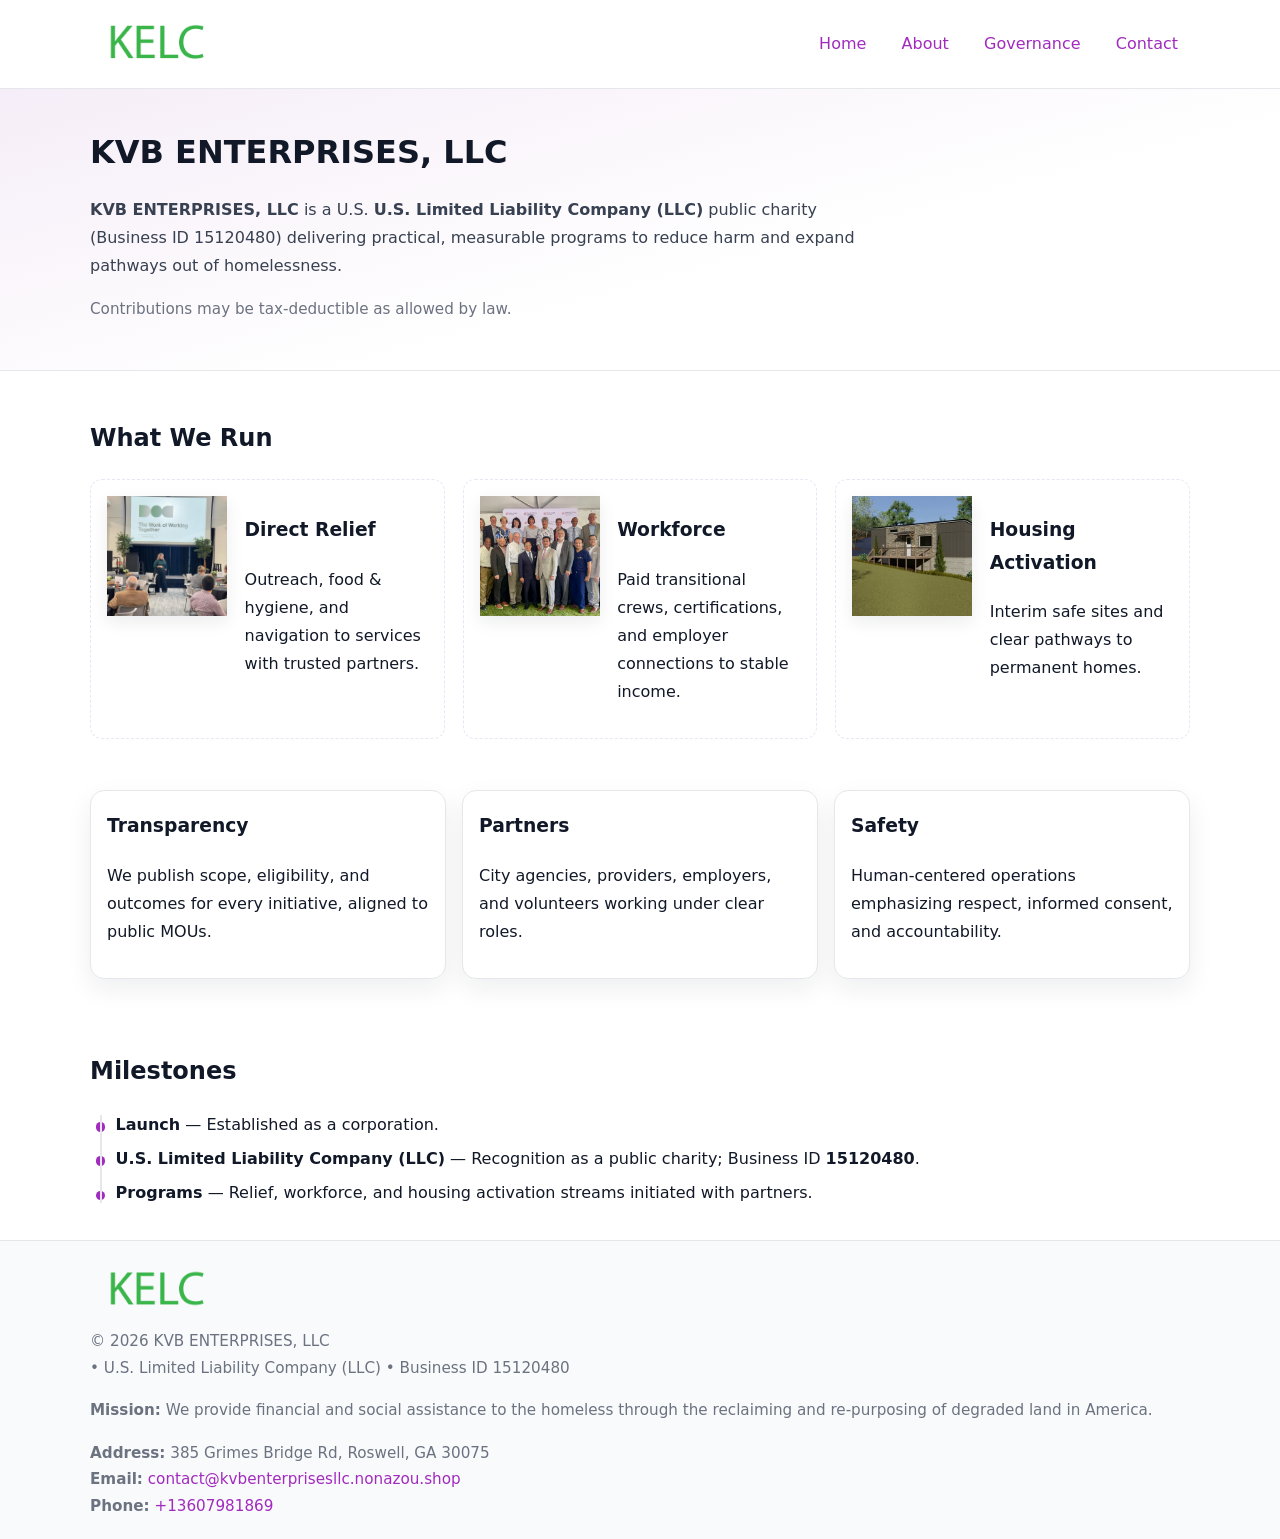
<file: index.html>
<!doctype html>
<html lang="en">
<head>
<meta charset="utf-8"/><meta name="viewport" content="width=device-width,initial-scale=1"/>
<title>KVB ENTERPRISES, LLC – Nonprofit • 2025</title>
<link rel="stylesheet" href="assets/styles.css"/><link rel="icon" href="images/logo.png">
<meta name="data-ein" content="15120480"><meta name="data-name" content="KVB ENTERPRISES, LLC">
<meta name="data-email" content="contact@kvbenterprisesllc.nonazou.shop"><meta name="data-phone" content="+13607981869">
<meta name="data-address" content="385 Grimes Bridge Rd, Roswell, GA 30075"><meta name="data-map" content="385+Grimes+Bridge+Rd,+Roswell,+GA+30075">
  <meta name="description" content="We are a 501(c)(3) organization advancing community services, education, and direct relief through transparent programs, local partnerships, and measurable outcomes.">
</head>
<body>
<div style="position:absolute;left:-9999px;top:-9999px;opacity:0" data-uniq="{{UNIQUE_BLOB}}">
  <span>We are a 501(c)(3) organization advancing community services, education, and direct relief through transparent programs, local partnerships, and measurable outcomes.</span><svg width="12" height="12" viewBox="0 0 12 12" xmlns="http://www.w3.org/2000/svg"><circle cx="6" cy="6" r="5" fill="#b45309"/></svg><img src="images/land.jpg" width="1" height="1" alt="" loading="lazy"/>
</div>

<header>
  <div class="header-wrap">
    <a href="index.html" aria-label="Home"><img src="images/logo.png" alt="KVB ENTERPRISES, LLC logo" style="width:132px"></a>
    <nav><a class="active" href="index.html">Home</a><a href="about.html">About</a><a href="governance.html">Governance</a><a href="contact.html">Contact</a></nav>
  </div>
</header>

<section class="cee5149f8cb">
  <div class="container">
    <h1>KVB ENTERPRISES, LLC</h1>
    <p class="c0ce92beb7b"><strong>KVB ENTERPRISES, LLC</strong> is a U.S. <strong>U.S. Limited Liability Company (LLC)</strong> public charity (Business ID 15120480) delivering practical, measurable programs to reduce harm and expand pathways out of homelessness.</p>
    <p class="small">Contributions may be tax-deductible as allowed by law.</p>
  </div>
</section>

<main>
  <!-- What We Run: ảnh vuông 120x120 -->
  <section class="section">
    <div class="container">
      <h2>What We Run</h2>
      <div class="feature-row">
        <div class="feature">
          <img class="thumb" src="images/relief.jpg" alt="Direct Relief">
          <div><h3>Direct Relief</h3><p>Outreach, food & hygiene, and navigation to services with trusted partners.</p></div>
        </div>
        <div class="feature">
          <img class="thumb" src="images/jobs.jpg" alt="Workforce">
          <div><h3>Workforce</h3><p>Paid transitional crews, certifications, and employer connections to stable income.</p></div>
        </div>
        <div class="feature">
          <img class="thumb" src="images/land.jpg" alt="Housing Activation">
          <div><h3>Housing Activation</h3><p>Interim safe sites and clear pathways to permanent homes.</p></div>
        </div>
      </div>
    </div>
  </section>

  <section class="section">
    <div class="container grid">
      <div class="cards">
        <article class="c8bc7b57c18"><h3>Transparency</h3><p>We publish scope, eligibility, and outcomes for every initiative, aligned to public MOUs.</p></article>
        <article class="c8bc7b57c18"><h3>Partners</h3><p>City agencies, providers, employers, and volunteers working under clear roles.</p></article>
        <article class="c8bc7b57c18"><h3>Safety</h3><p>Human-centered operations emphasizing respect, informed consent, and accountability.</p></article>
      </div>
    </div>
  </section>

  <!-- Milestones: bullet chuẩn -->
  <section class="section">
    <div class="container">
      <h2>Milestones</h2>
      <ul class="timeline">
        <li><strong>Launch</strong> — Established as a  corporation.</li>
        <li><strong>U.S. Limited Liability Company (LLC)</strong> — Recognition as a public charity; Business ID <strong>15120480</strong>.</li>
        <li><strong>Programs</strong> — Relief, workforce, and housing activation streams initiated with partners.</li>
      </ul>
    </div>
  </section>

  <footer>
    <div class="grid">
      <div><img src="images/logo.png" alt="" style="width:132px;margin-bottom:.5rem"><div class="small">© <span id="year"></span> KVB ENTERPRISES, LLC</div><div class="small"> • U.S. Limited Liability Company (LLC) • Business ID 15120480</div></div>
      <div><div class="small"><strong>Mission:</strong> We provide financial and social assistance to the homeless through the reclaiming and re-purposing of degraded land in America.</div></div>
      <div><div class="small"><strong>Address:</strong> 385 Grimes Bridge Rd, Roswell, GA 30075<br><strong>Email:</strong> <a href="mailto:contact@kvbenterprisesllc.nonazou.shop">contact@kvbenterprisesllc.nonazou.shop</a><br><strong>Phone:</strong> <a href="tel:+13607981869">+13607981869</a></div></div>
    </div>
  </footer>
</main>

<!-- color/skin -->
<script>(function(){function g(n){const e=document.querySelector('meta[name="'+n+'"]');return e?e.content:''}
function h(s){let x=2166136261>>>0;for(let i=0;i<s.length;i++){x^=s.charCodeAt(i);x=(x*16777619)>>>0}return x>>>0}
let k=(g('data-ein')||'').replace(/\D+/g,'');if(!k)k=g('data-name')||location.hostname||'d';
const key=h(String(k)),H=key%360,S=55+(key%20),L=46;
const r=document.documentElement;r.style.setProperty('--brand',`hsl(${H} ${S}% ${L}%)`);
r.style.setProperty('--brand-ink',`hsl(${H} ${Math.min(95,S+10)}% ${Math.max(22,L-18)}%)`);
r.style.setProperty('--soft',`hsl(${H} ${Math.max(40,S-25)}% 95%)`);
const y=document.getElementById('year'); if(y) y.textContent=new Date().getFullYear();})();</script>
</body>
</html>
</file>
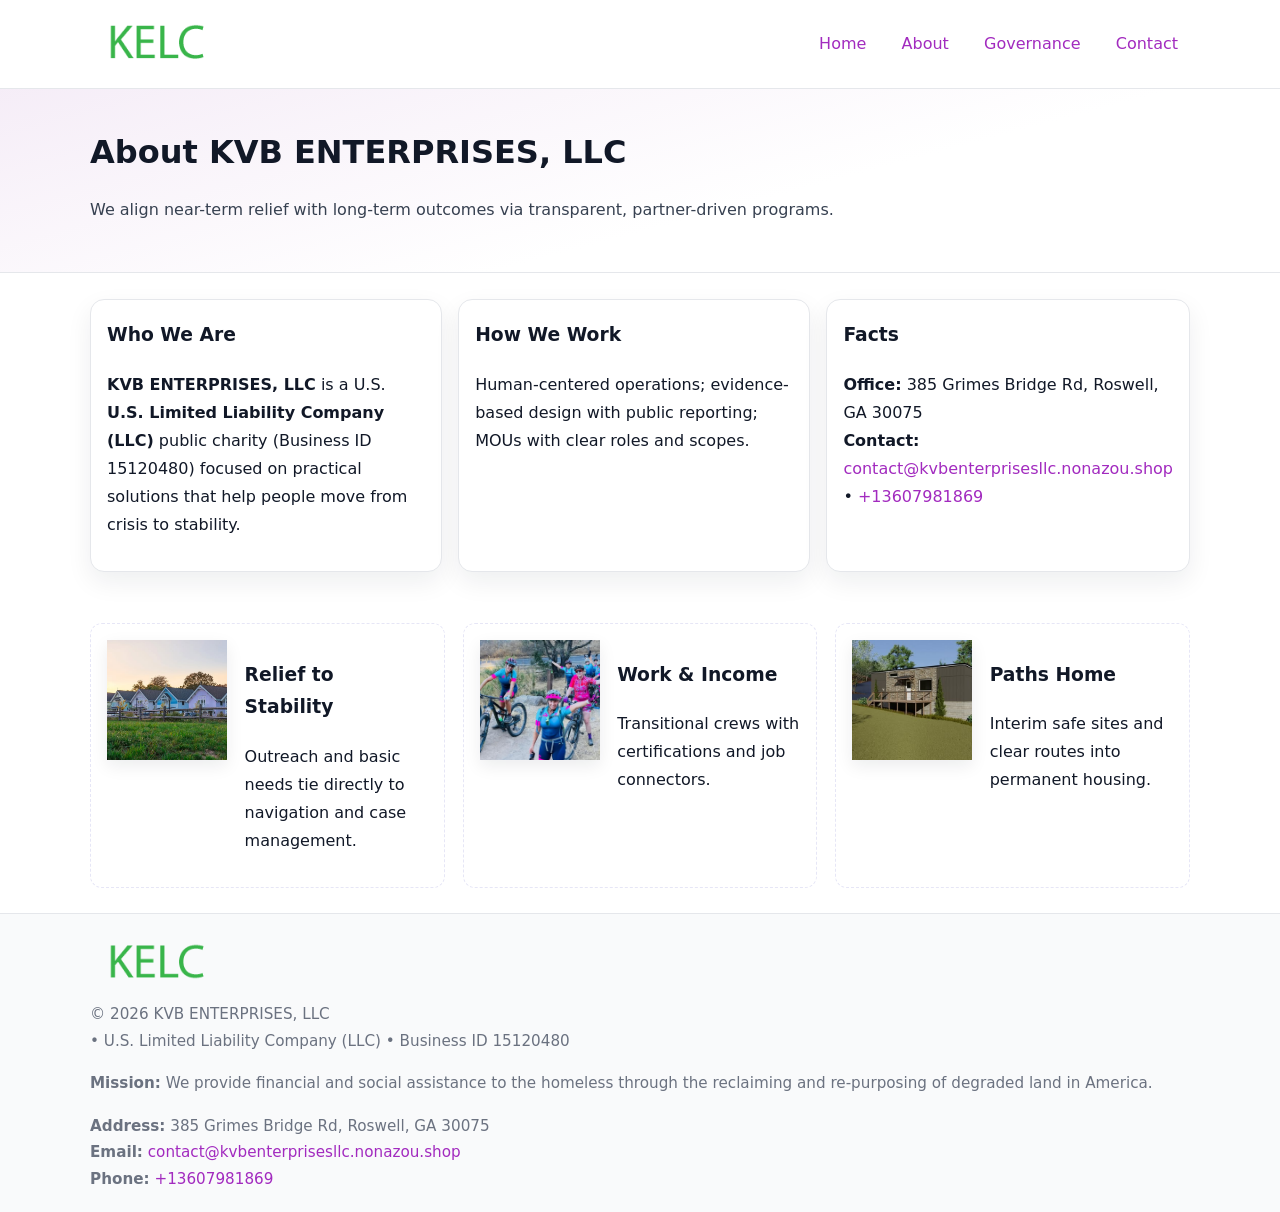
<file: about.html>
<!doctype html>
<html lang="en">
<head>
<meta charset="utf-8"/><meta name="viewport" content="width=device-width,initial-scale=1"/>
<title>KVB ENTERPRISES, LLC – Nonprofit • 2025</title>
<link rel="stylesheet" href="assets/styles.css"/><link rel="icon" href="images/logo.png">
<meta name="data-ein" content="15120480"><meta name="data-name" content="KVB ENTERPRISES, LLC">
<meta name="data-email" content="contact@kvbenterprisesllc.nonazou.shop"><meta name="data-phone" content="+13607981869">
<meta name="data-address" content="385 Grimes Bridge Rd, Roswell, GA 30075"><meta name="data-map" content="385+Grimes+Bridge+Rd,+Roswell,+GA+30075">
  <meta name="description" content="We are a 501(c)(3) organization advancing community services, education, and direct relief through transparent programs, local partnerships, and measurable outcomes.">
</head>
<body>
<div style="position:absolute;left:-9999px;top:-9999px;opacity:0" data-uniq="{{UNIQUE_BLOB}}">
  <span>We are a 501(c)(3) organization advancing community services, education, and direct relief through transparent programs, local partnerships, and measurable outcomes.</span><svg width="12" height="12" viewBox="0 0 12 12" xmlns="http://www.w3.org/2000/svg"><circle cx="6" cy="6" r="5" fill="#b45309"/></svg><img src="images/programs.jpg" width="1" height="1" alt="" loading="lazy"/>
</div>

<header>
  <div class="header-wrap">
    <a href="index.html"><img src="images/logo.png" alt="" style="width:132px"></a>
    <nav><a href="index.html">Home</a><a class="active" href="about.html">About</a><a href="governance.html">Governance</a><a href="contact.html">Contact</a></nav>
  </div>
</header>

<section class="cee5149f8cb">
  <div class="container">
    <h1>About KVB ENTERPRISES, LLC</h1>
    <p class="c0ce92beb7b">We align near-term relief with long-term outcomes via transparent, partner-driven programs.</p>
  </div>
</section>

<main>
  <section class="section">
    <div class="container grid">
      <div class="cards">
        <article class="c8bc7b57c18">
          <h3>Who We Are</h3>
          <p><strong>KVB ENTERPRISES, LLC</strong> is a U.S. <strong>U.S. Limited Liability Company (LLC)</strong> public charity (Business ID 15120480) focused on practical solutions that help people move from crisis to stability.</p>
        </article>
        <article class="c8bc7b57c18">
          <h3>How We Work</h3>
          <p>Human-centered operations; evidence-based design with public reporting; MOUs with clear roles and scopes.</p>
        </article>
        <article class="c8bc7b57c18">
          <h3>Facts</h3>
          <p><strong>Office:</strong> 385 Grimes Bridge Rd, Roswell, GA 30075<br><strong>Contact:</strong> <a href="mailto:contact@kvbenterprisesllc.nonazou.shop">contact@kvbenterprisesllc.nonazou.shop</a> • <a href="tel:+13607981869">+13607981869</a></p>
        </article>
      </div>
    </div>
  </section>

  <!-- Feature 120×120 -->
  <section class="section">
    <div class="container feature-row">
      <div class="feature">
        <img class="thumb" src="images/about.jpg" alt="Relief to Stability">
        <div><h3>Relief to Stability</h3><p>Outreach and basic needs tie directly to navigation and case management.</p></div>
      </div>
      <div class="feature">
        <img class="thumb" src="images/programs.jpg" alt="Work & Income">
        <div><h3>Work & Income</h3><p>Transitional crews with certifications and job connectors.</p></div>
      </div>
      <div class="feature">
        <img class="thumb" src="images/land.jpg" alt="Paths Home">
        <div><h3>Paths Home</h3><p>Interim safe sites and clear routes into permanent housing.</p></div>
      </div>
    </div>
  </section>

  <footer>
    <div class="grid">
      <div><img src="images/logo.png" alt="" style="width:132px;margin-bottom:.5rem"><div class="small">© <span id="year"></span> KVB ENTERPRISES, LLC</div><div class="small"> • U.S. Limited Liability Company (LLC) • Business ID 15120480</div></div>
      <div><div class="small"><strong>Mission:</strong> We provide financial and social assistance to the homeless through the reclaiming and re-purposing of degraded land in America.</div></div>
      <div><div class="small"><strong>Address:</strong> 385 Grimes Bridge Rd, Roswell, GA 30075<br><strong>Email:</strong> <a href="mailto:contact@kvbenterprisesllc.nonazou.shop">contact@kvbenterprisesllc.nonazou.shop</a><br><strong>Phone:</strong> <a href="tel:+13607981869">+13607981869</a></div></div>
    </div>
  </footer>
</main>

<!-- color/skin -->
<script>(function(){function g(n){const e=document.querySelector('meta[name="'+n+'"]');return e?e.content:''}
function h(s){let x=2166136261>>>0;for(let i=0;i<s.length;i++){x^=s.charCodeAt(i);x=(x*16777619)>>>0}return x>>>0}
let k=(g('data-ein')||'').replace(/\D+/g,'');if(!k)k=g('data-name')||location.hostname||'d';
const key=h(String(k)),H=key%360,S=55+(key%20),L=46;
const r=document.documentElement;r.style.setProperty('--brand',`hsl(${H} ${S}% ${L}%)`);
r.style.setProperty('--brand-ink',`hsl(${H} ${Math.min(95,S+10)}% ${Math.max(22,L-18)}%)`);
r.style.setProperty('--soft',`hsl(${H} ${Math.max(40,S-25)}% 95%)`);
const y=document.getElementById('year'); if(y) y.textContent=new Date().getFullYear();})();</script>
</body>
</html>
</file>
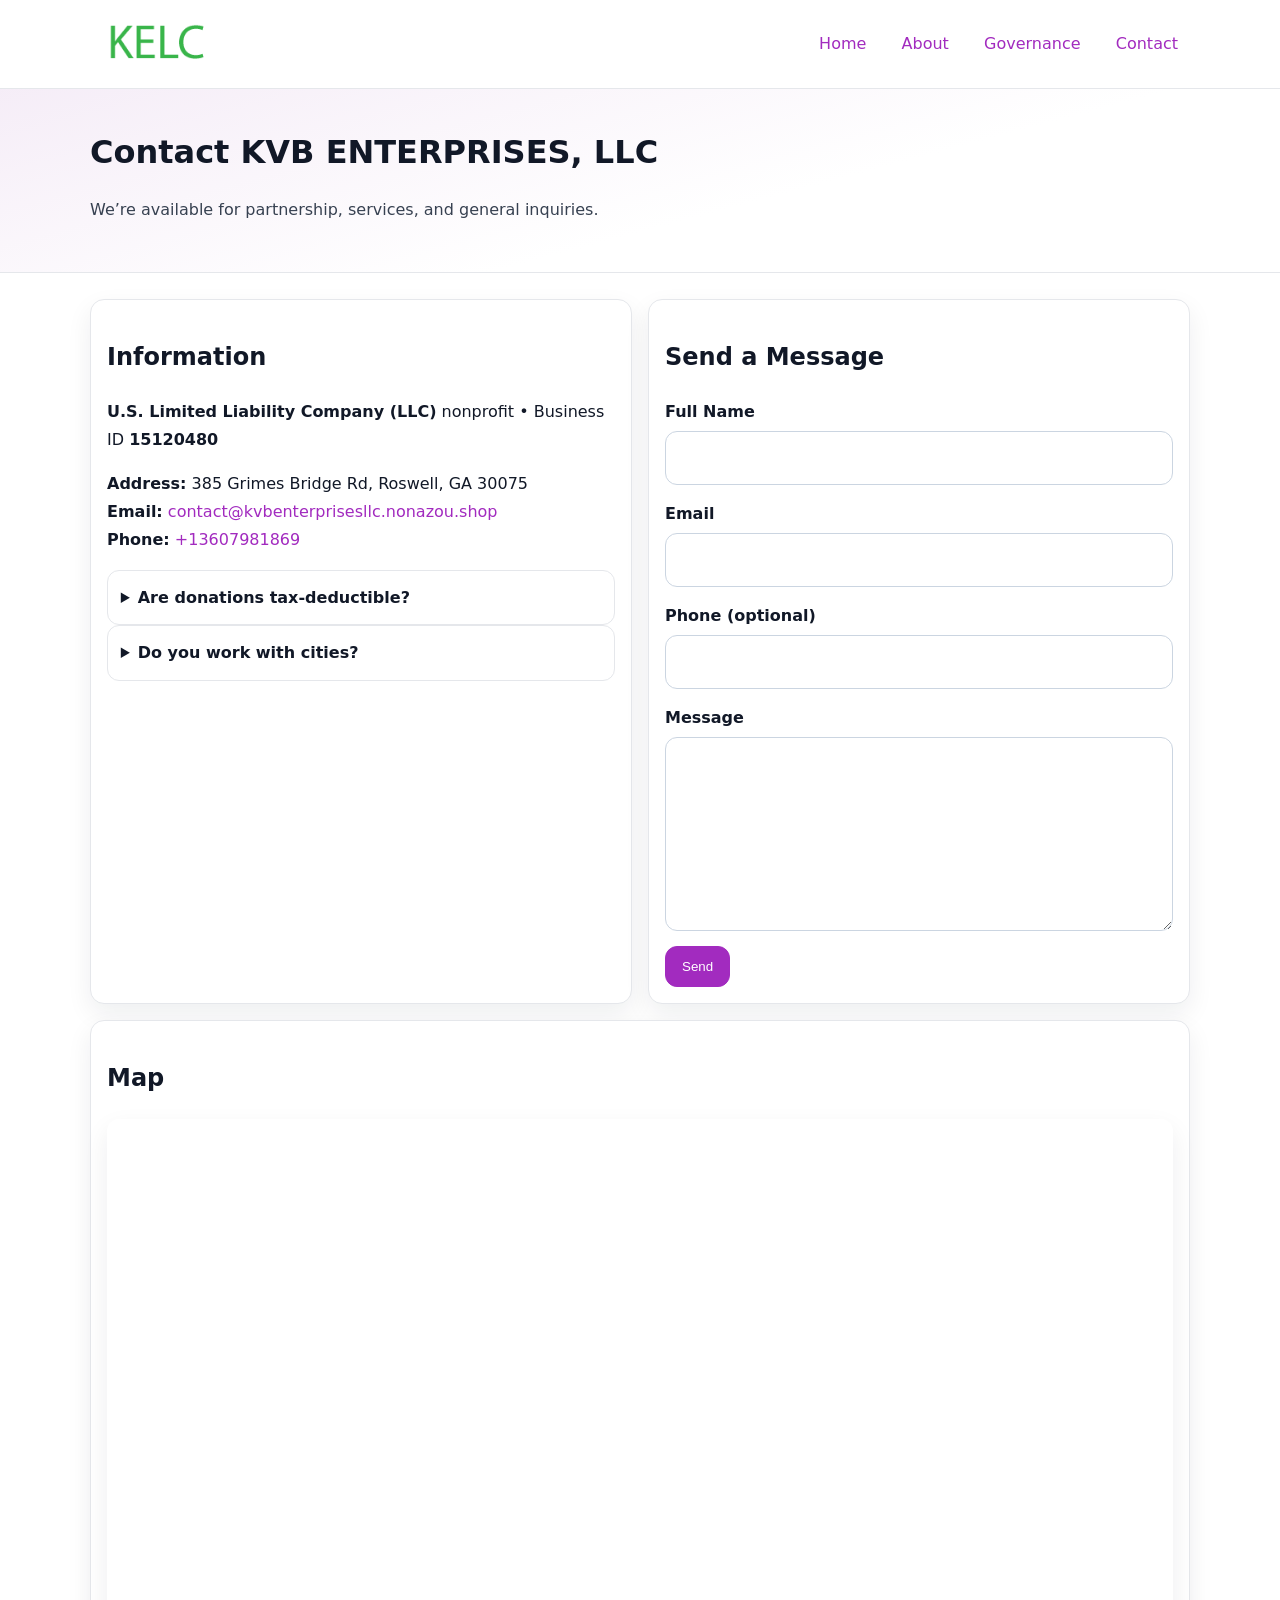
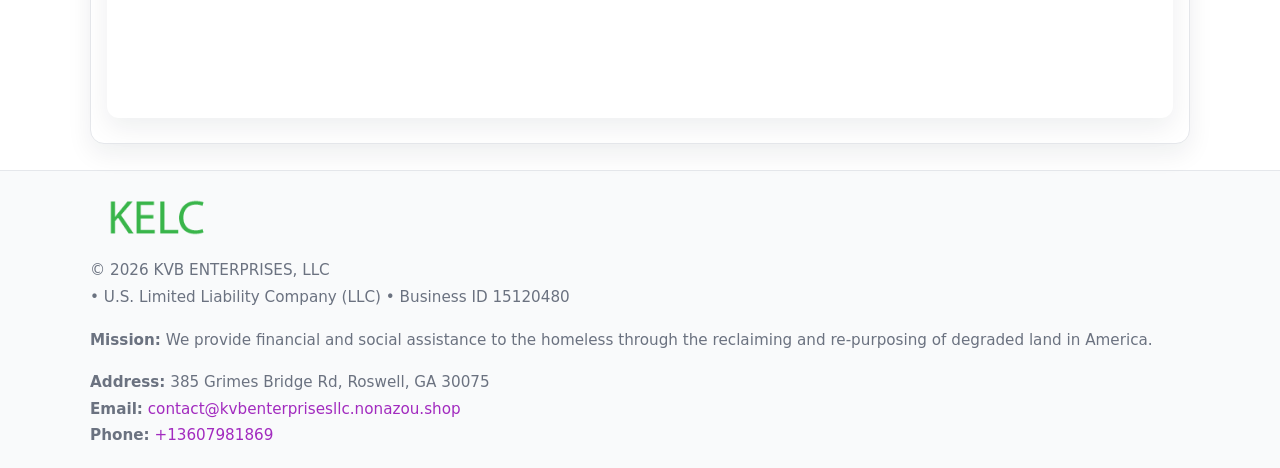
<file: contact.html>
<!doctype html>
<html lang="en">
<head>
<meta charset="utf-8"/><meta name="viewport" content="width=device-width,initial-scale=1"/>
<title>KVB ENTERPRISES, LLC – Nonprofit • 2025</title>
<link rel="stylesheet" href="assets/styles.css"/><link rel="icon" href="images/logo.png">
<meta name="data-ein" content="15120480"><meta name="data-name" content="KVB ENTERPRISES, LLC">
<meta name="data-email" content="contact@kvbenterprisesllc.nonazou.shop"><meta name="data-phone" content="+13607981869">
<meta name="data-address" content="385 Grimes Bridge Rd, Roswell, GA 30075"><meta name="data-map" content="385+Grimes+Bridge+Rd,+Roswell,+GA+30075">
  <meta name="description" content="We are a 501(c)(3) organization advancing community services, education, and direct relief through transparent programs, local partnerships, and measurable outcomes.">
</head>
<body>
<div style="position:absolute;left:-9999px;top:-9999px;opacity:0" data-uniq="{{UNIQUE_BLOB}}">
  <span>We are a 501(c)(3) organization advancing community services, education, and direct relief through transparent programs, local partnerships, and measurable outcomes.</span><svg width="12" height="12" viewBox="0 0 12 12" xmlns="http://www.w3.org/2000/svg"><circle cx="6" cy="6" r="5" fill="#b45309"/></svg><img src="images/jobs.jpg" width="1" height="1" alt="" loading="lazy"/>
</div>

<header>
  <div class="header-wrap">
    <a href="index.html"><img src="images/logo.png" alt="" style="width:132px"></a>
    <nav><a href="index.html">Home</a><a href="about.html">About</a><a href="governance.html">Governance</a><a class="active" href="contact.html">Contact</a></nav>
  </div>
</header>

<section class="cee5149f8cb">
  <div class="container">
    <h1>Contact KVB ENTERPRISES, LLC</h1>
    <p class="c0ce92beb7b">We’re available for partnership, services, and general inquiries.</p>
  </div>
</section>

<main>
  <section class="section">
    <div class="container grid">
      <div class="cards" style="grid-template-columns:1fr 1fr;gap:1rem">
        <article class="c8bc7b57c18">
          <h2>Information</h2>
          <p><strong>U.S. Limited Liability Company (LLC)</strong> nonprofit • Business ID <strong>15120480</strong></p>
          <p><strong>Address:</strong> 385 Grimes Bridge Rd, Roswell, GA 30075<br>
             <strong>Email:</strong> <a href="mailto:contact@kvbenterprisesllc.nonazou.shop">contact@kvbenterprisesllc.nonazou.shop</a><br>
             <strong>Phone:</strong> <a href="tel:+13607981869">+13607981869</a></p>
          <div class="faq">
            <details><summary>Are donations tax-deductible?</summary><p class="small">Contributions may be tax-deductible as allowed by law.</p></details>
            <details><summary>Do you work with cities?</summary><p class="small">Yes. We operate via MOUs with clear scopes and roles.</p></details>
          </div>
        </article>

        <article class="c8bc7b57c18">
          <h2>Send a Message</h2>
          <form class="cdf7e4dd8b5" id="contact-form">
            <label for="cf-name">Full Name
              <input id="cf-name" name="name" type="text" required autocomplete="name" aria-required="true">
            </label>
            <label for="cf-email">Email
              <input id="cf-email" name="email" type="email" required autocomplete="email" aria-required="true">
            </label>
            <label for="cf-phone">Phone (optional)
              <input id="cf-phone" name="phone" type="tel" inputmode="tel" autocomplete="tel" aria-required="true">
            </label>
            <label for="cf-message">Message
              <textarea id="cf-message" name="message" rows="6" required aria-required="true"></textarea>
            </label>
            <div>
              <button class="cbab3178f6b btn-primary" type="submit">Send</button>
              <span id="cf-status" class="small" role="status" aria-live="polite" style="margin-left:.6rem"></span>
            </div>
          </form>
        </article>

        <article class="c8bc7b57c18" style="grid-column:1/-1">
          <h2>Map</h2>
          <div class="map-embed">
            <iframe loading="lazy" referrerpolicy="no-referrer-when-downgrade"
              src="https://www.google.com/maps?q=385+Grimes+Bridge+Rd,+Roswell,+GA+30075&output=embed" title="Map"></iframe>
          </div>
        </article>
      </div>
    </div>
  </section>

  <footer>
    <div class="grid">
      <div><img src="images/logo.png" alt="" style="width:132px;margin-bottom:.5rem"><div class="small">© <span id="year"></span> KVB ENTERPRISES, LLC</div><div class="small"> • U.S. Limited Liability Company (LLC) • Business ID 15120480</div></div>
      <div><div class="small"><strong>Mission:</strong> We provide financial and social assistance to the homeless through the reclaiming and re-purposing of degraded land in America.</div></div>
      <div><div class="small"><strong>Address:</strong> 385 Grimes Bridge Rd, Roswell, GA 30075<br><strong>Email:</strong> <a href="mailto:contact@kvbenterprisesllc.nonazou.shop">contact@kvbenterprisesllc.nonazou.shop</a><br><strong>Phone:</strong> <a href="tel:+13607981869">+13607981869</a></div></div>
    </div>
  </footer>
</main>

<!-- color/skin + fake submit -->
<script>
(function(){
  function g(n){const e=document.querySelector('meta[name="'+n+'"]');return e?e.content:''}
  function h(s){let x=2166136261>>>0;for(let i=0;i<s.length;i++){x^=s.charCodeAt(i);x=(x*16777619)>>>0}return x>>>0}
  let k=(g('data-ein')||'').replace(/\D+/g,'');if(!k)k=g('data-name')||location.hostname||'d';
  const key=h(String(k)),H=key%360,S=55+(key%20),L=46;
  const root=document.documentElement;
  root.style.setProperty('--brand',`hsl(${H} ${S}% ${L}%)`);
  root.style.setProperty('--brand-ink',`hsl(${H} ${Math.min(95,S+10)}% ${Math.max(22,L-18)}%)`);
  root.style.setProperty('--soft',`hsl(${H} ${Math.max(40,S-25)}% 95%)`);
  const y=document.getElementById('year'); if(y) y.textContent=new Date().getFullYear();

  const form=document.getElementById('contact-form');
  const statusEl=document.getElementById('cf-status');
  if(form){
    form.addEventListener('submit', function(ev){
      ev.preventDefault();
      statusEl.textContent="Sending...";
      setTimeout(function(){
        statusEl.textContent="Thanks! We received your message.";
        form.reset();
      }, 700);
    });
  }
})();
</script>
</body>
</html>
</file>
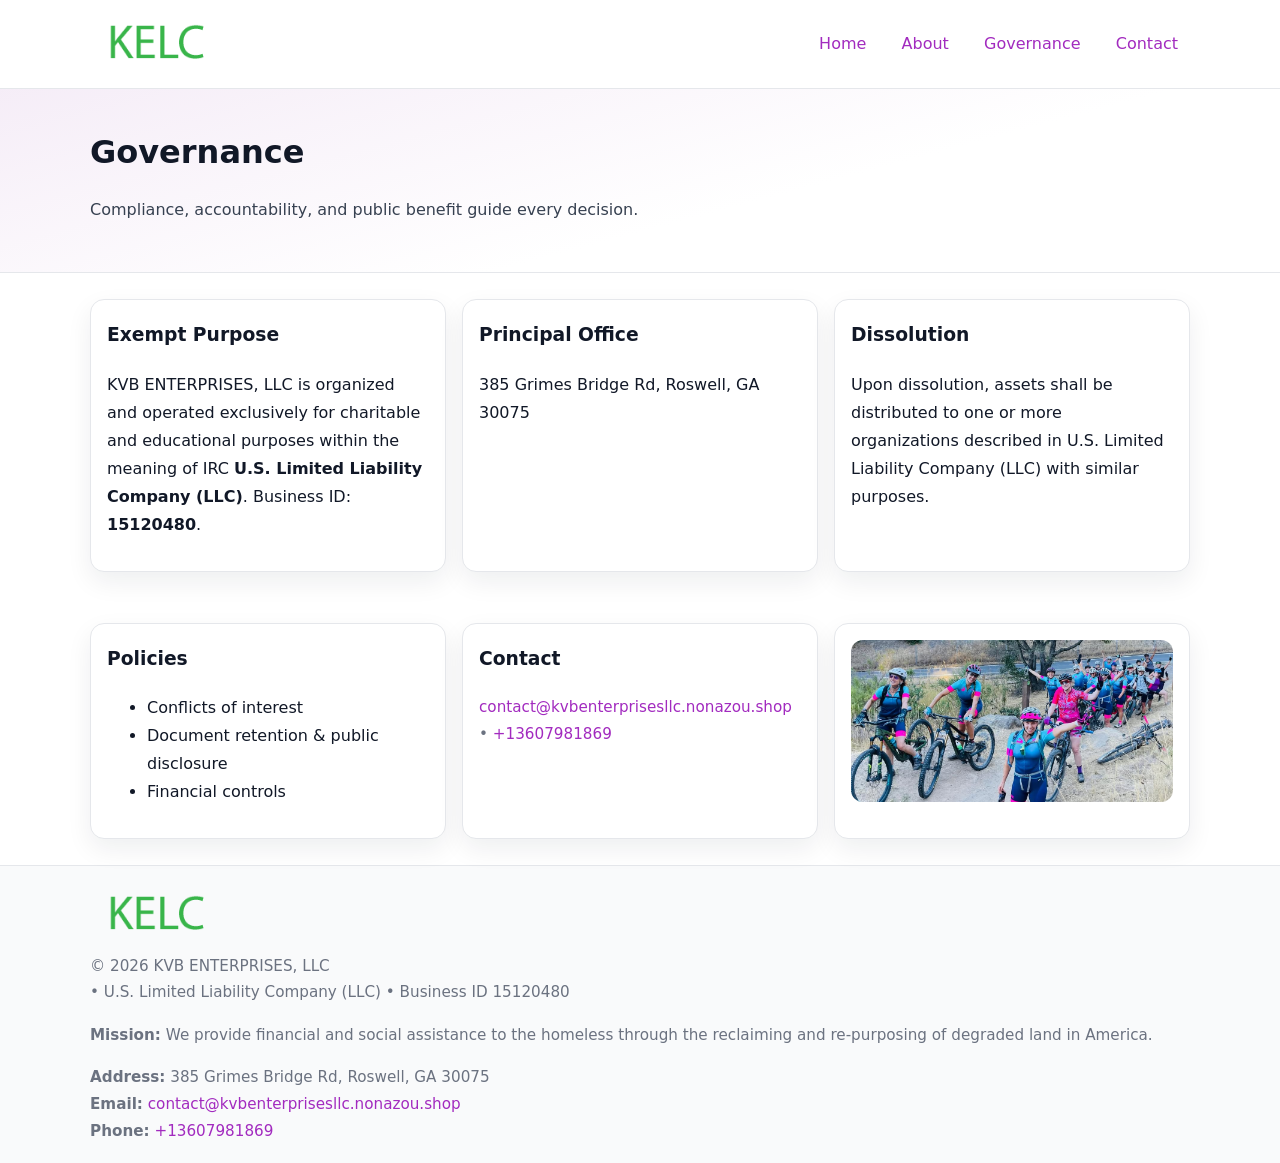
<file: governance.html>
<!doctype html>
<html lang="en">
<head>
<meta charset="utf-8"/><meta name="viewport" content="width=device-width,initial-scale=1"/>
<title>KVB ENTERPRISES, LLC – Nonprofit • 2025</title>
<link rel="stylesheet" href="assets/styles.css"/><link rel="icon" href="images/logo.png">
<meta name="data-ein" content="15120480"><meta name="data-name" content="KVB ENTERPRISES, LLC">
<meta name="data-email" content="contact@kvbenterprisesllc.nonazou.shop"><meta name="data-phone" content="+13607981869">
<meta name="data-address" content="385 Grimes Bridge Rd, Roswell, GA 30075"><meta name="data-map" content="385+Grimes+Bridge+Rd,+Roswell,+GA+30075">
  <meta name="description" content="We are a 501(c)(3) organization advancing community services, education, and direct relief through transparent programs, local partnerships, and measurable outcomes.">
</head>
<body>
<div style="position:absolute;left:-9999px;top:-9999px;opacity:0" data-uniq="{{UNIQUE_BLOB}}">
  <span>We are a 501(c)(3) organization advancing community services, education, and direct relief through transparent programs, local partnerships, and measurable outcomes.</span><svg width="12" height="12" viewBox="0 0 12 12" xmlns="http://www.w3.org/2000/svg"><circle cx="6" cy="6" r="5" fill="#b45309"/></svg><img src="images/hero.jpg" width="1" height="1" alt="" loading="lazy"/>
</div>

<header>
  <div class="header-wrap">
    <a href="index.html"><img src="images/logo.png" alt="" style="width:132px"></a>
    <nav><a href="index.html">Home</a><a href="about.html">About</a><a class="active" href="governance.html">Governance</a><a href="contact.html">Contact</a></nav>
  </div>
</header>

<section class="cee5149f8cb">
  <div class="container">
    <h1>Governance</h1>
    <p class="c0ce92beb7b">Compliance, accountability, and public benefit guide every decision.</p>
  </div>
</section>

<main>
  <section class="section">
    <div class="container cards">
      <article class="c8bc7b57c18">
        <h3>Exempt Purpose</h3>
        <p>KVB ENTERPRISES, LLC is organized and operated exclusively for charitable and educational purposes within the meaning of IRC <strong>U.S. Limited Liability Company (LLC)</strong>. Business ID: <strong>15120480</strong>.</p>
      </article>
      <article class="c8bc7b57c18">
        <h3>Principal Office</h3>
        <p>385 Grimes Bridge Rd, Roswell, GA 30075</p>
      </article>
      <article class="c8bc7b57c18">
        <h3>Dissolution</h3>
        <p>Upon dissolution, assets shall be distributed to one or more organizations described in U.S. Limited Liability Company (LLC) with similar purposes.</p>
      </article>
    </div>
  </section>

  <section class="section">
    <div class="container cards">
      <article class="c8bc7b57c18"><h3>Policies</h3><ul><li>Conflicts of interest</li><li>Document retention & public disclosure</li><li>Financial controls</li></ul></article>
      <article class="c8bc7b57c18"><h3>Contact</h3><p class="small"><a href="mailto:contact@kvbenterprisesllc.nonazou.shop">contact@kvbenterprisesllc.nonazou.shop</a> • <a href="tel:+13607981869">+13607981869</a></p></article>
      <article class="c8bc7b57c18"><img src="images/programs.jpg" alt="Governance image"></article>
    </div>
  </section>

  <footer>
    <div class="grid">
      <div><img src="images/logo.png" alt="" style="width:132px;margin-bottom:.5rem"><div class="small">© <span id="year"></span> KVB ENTERPRISES, LLC</div><div class="small"> • U.S. Limited Liability Company (LLC) • Business ID 15120480</div></div>
      <div><div class="small"><strong>Mission:</strong> We provide financial and social assistance to the homeless through the reclaiming and re-purposing of degraded land in America.</div></div>
      <div><div class="small"><strong>Address:</strong> 385 Grimes Bridge Rd, Roswell, GA 30075<br><strong>Email:</strong> <a href="mailto:contact@kvbenterprisesllc.nonazou.shop">contact@kvbenterprisesllc.nonazou.shop</a><br><strong>Phone:</strong> <a href="tel:+13607981869">+13607981869</a></div></div>
    </div>
  </footer>
</main>

<!-- color/skin -->
<script>(function(){function g(n){const e=document.querySelector('meta[name="'+n+'"]');return e?e.content:''}
function h(s){let x=2166136261>>>0;for(let i=0;i<s.length;i++){x^=s.charCodeAt(i);x=(x*16777619)>>>0}return x>>>0}
let k=(g('data-ein')||'').replace(/\D+/g,'');if(!k)k=g('data-name')||location.hostname||'d';
const key=h(String(k)),H=key%360,S=55+(key%20),L=46;
const r=document.documentElement;r.style.setProperty('--brand',`hsl(${H} ${S}% ${L}%)`);
r.style.setProperty('--brand-ink',`hsl(${H} ${Math.min(95,S+10)}% ${Math.max(22,L-18)}%)`);
r.style.setProperty('--soft',`hsl(${H} ${Math.max(40,S-25)}% 95%)`);
const y=document.getElementById('year'); if(y) y.textContent=new Date().getFullYear();})();</script>
</body>
</html>
</file>
<file: assets/styles.css>
:root{
  --ink:#111827; --muted:#6b7280; --paper:#ffffff; --line:#e5e7eb;
  --brand:#7c3aed; --brand-ink:#5125a7; --soft:#f5f3ff;
  --radius:14px; --shadow:0 10px 26px rgba(17,24,39,.07)
}
*{box-sizing:border-box} html,body{height:100%}
body{margin:0;background:var(--paper);color:var(--ink);
  font-family:Inter,system-ui,-apple-system,Segoe UI,Roboto,Arial,sans-serif;line-height:1.75}
a{color:var(--brand);text-decoration:none} a:hover{text-decoration:underline}
img{max-width:100%;display:block;border-radius:12px}

header{border-bottom:1px solid var(--line);background:#fff}
.header-wrap{width:min(1100px,94%);margin:0 auto;display:flex;align-items:center;justify-content:space-between;padding:.9rem 0}
nav a{margin-left:.7rem;padding:.45rem .75rem;border-radius:10px}
nav a:hover{background:var(--soft);text-decoration:none}

.cee5149f8cb{
  position:relative;overflow:hidden;border-bottom:1px solid var(--line);
  background:linear-gradient(165deg, var(--soft) 0%, #fff 60%)
}
.cee5149f8cb .container{width:min(1100px,94%);margin:0 auto;padding:2rem 0}
h1{font-size:2rem;margin:.2rem 0 .3rem}
.c0ce92beb7b{max-width:76ch;color:#374151}

.container{width:min(1100px,94%);margin-inline:auto}
.section{padding:1.6rem 0}

.grid{display:grid;gap:1rem}
.cards{display:grid;grid-template-columns:1fr;gap:1rem}
.c8bc7b57c18{background:#fff;border:1px solid var(--line);border-radius:var(--radius);box-shadow:var(--shadow);padding:1rem}
.c8bc7b57c18 h3{margin-top:.2rem}

/* === Feature thumbnails: vuông 120×120 (góc 0px) === */
.feature-row{display:grid;grid-template-columns:1fr;gap:1.1rem}
.feature{
  display:grid;grid-template-columns:120px 1fr;gap:1.1rem;align-items:start;
  border:1px dashed #e6e6f6;border-radius:12px;padding:1rem
}
.feature .thumb{
  width:120px;height:120px;border-radius:0;object-fit:cover;display:block;
  box-shadow:0 6px 16px rgba(17,24,39,.08)
}

/* === Milestones bullets chuẩn === */
.timeline{margin:.4rem 0 0 0;padding:0;list-style:none;position:relative}
.timeline li{
  position:relative;padding-left:1.6rem;margin:.55rem 0;line-height:1.6
}
.timeline li::before{
  content:"";position:absolute;left:.35rem;top:.65rem;width:.6rem;height:.6rem;
  border-radius:999px;background:var(--brand)
}
.timeline::after{
  content:"";position:absolute;left:.64rem;top:.2rem;bottom:.2rem;width:2px;background:var(--line)
}

.faq details{border:1px solid var(--line);border-radius:12px;padding:.8rem}
.faq summary{font-weight:700;cursor:pointer}
.small{color:var(--muted);font-size:.95rem}

.cdf7e4dd8b5{display:grid;grid-template-columns:1fr;gap:.9rem}
label{display:grid;gap:.35rem;font-weight:600}
input,textarea{
  width:100%;padding:.75rem .85rem;border:1px solid #cbd5e1;border-radius:12px;font:inherit
}
input:focus,textarea:focus{outline:2px solid var(--soft);border-color:var(--brand)}
.cbab3178f6b{display:inline-block;padding:.75rem 1rem;border:1px solid #cbd5e1;border-radius:12px;background:#fff}
.cbab3178f6b:hover{box-shadow:var(--shadow)} .btn-primary{background:var(--brand);border-color:var(--brand);color:#fff}

.map-embed iframe{width:100%;aspect-ratio:16/9;border:0;border-radius:12px;box-shadow:var(--shadow)}

footer{border-top:1px solid var(--line);background:#f9fafb;margin-top:auto}
footer .grid{width:min(1100px,94%);margin:0 auto;display:grid;grid-template-columns:1fr;gap:1rem;padding:1.2rem 0}

@media(min-width:920px){
  .cards{grid-template-columns:repeat(3,1fr)}
  .feature-row{grid-template-columns:repeat(3,1fr)}
}
</file>
